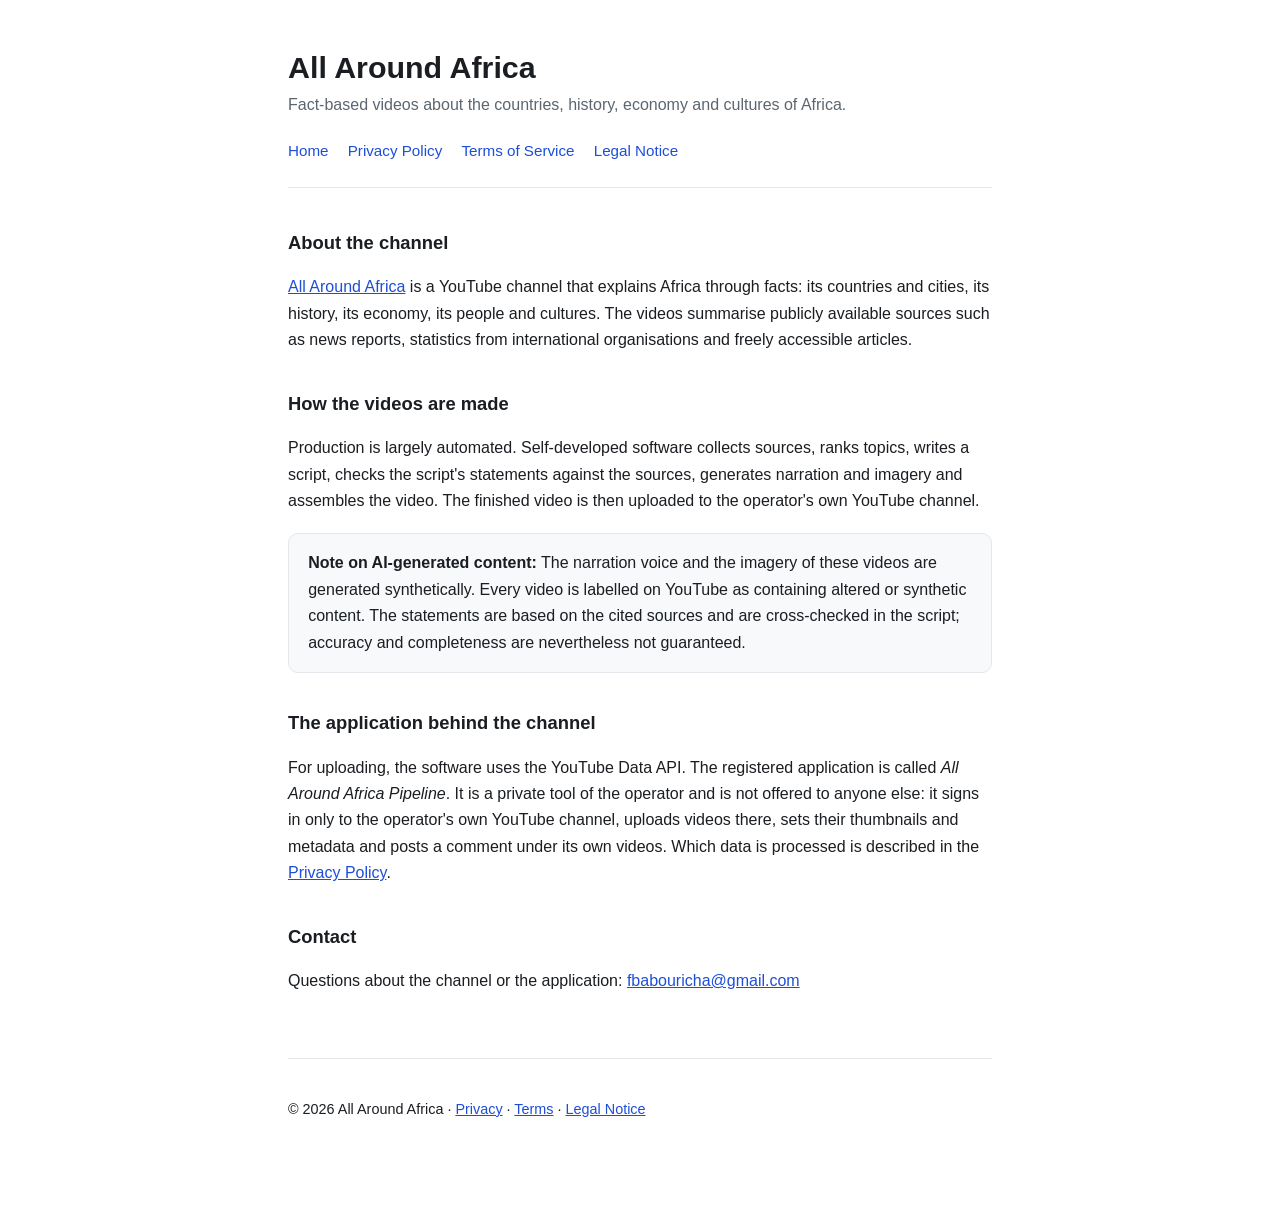
<file: index.html>
<!doctype html>
<html lang="en">
<head>
<meta charset="utf-8">
<meta name="viewport" content="width=device-width, initial-scale=1">
<title>All Around Africa</title>
<meta name="description" content="All Around Africa – fact-based YouTube videos about the countries, history, economy and cultures of Africa.">
<link rel="stylesheet" href="style.css">
</head>
<body>
<div class="wrap">
<header>
  <h1>All Around Africa</h1>
  <p class="lead">Fact-based videos about the countries, history, economy and cultures of Africa.</p>
  <nav>
    <a href="index.html">Home</a>
    <a href="privacy.html">Privacy Policy</a>
    <a href="terms.html">Terms of Service</a>
    <a href="impressum.html">Legal Notice</a>
  </nav>
</header>

<h2>About the channel</h2>
<p>
  <a href="https://www.youtube.com/@allaroundafrica_official" rel="noopener">All Around Africa</a>
  is a YouTube channel that explains Africa through facts: its countries and cities, its
  history, its economy, its people and cultures. The videos summarise publicly available
  sources such as news reports, statistics from international organisations and freely
  accessible articles.
</p>

<h2>How the videos are made</h2>
<p>
  Production is largely automated. Self-developed software collects sources, ranks topics,
  writes a script, checks the script's statements against the sources, generates narration
  and imagery and assembles the video. The finished video is then uploaded to the operator's
  own YouTube channel.
</p>
<div class="card">
  <strong>Note on AI-generated content:</strong> The narration voice and the imagery of these
  videos are generated synthetically. Every video is labelled on YouTube as containing altered
  or synthetic content. The statements are based on the cited sources and are cross-checked in
  the script; accuracy and completeness are nevertheless not guaranteed.
</div>

<h2>The application behind the channel</h2>
<p>
  For uploading, the software uses the YouTube Data API. The registered application is called
  <em>All Around Africa Pipeline</em>. It is a private tool of the operator and is not offered
  to anyone else: it signs in only to the operator's own YouTube channel, uploads videos there,
  sets their thumbnails and metadata and posts a comment under its own videos. Which data is
  processed is described in the <a href="privacy.html">Privacy Policy</a>.
</p>

<h2>Contact</h2>
<p>Questions about the channel or the application: <a href="mailto:fbabouricha@gmail.com">fbabouricha@gmail.com</a></p>

<footer>
  <p>© 2026 All Around Africa ·
    <a href="privacy.html">Privacy</a> ·
    <a href="terms.html">Terms</a> ·
    <a href="impressum.html">Legal Notice</a>
  </p>
</footer>
</div>
</body>
</html>
</file>
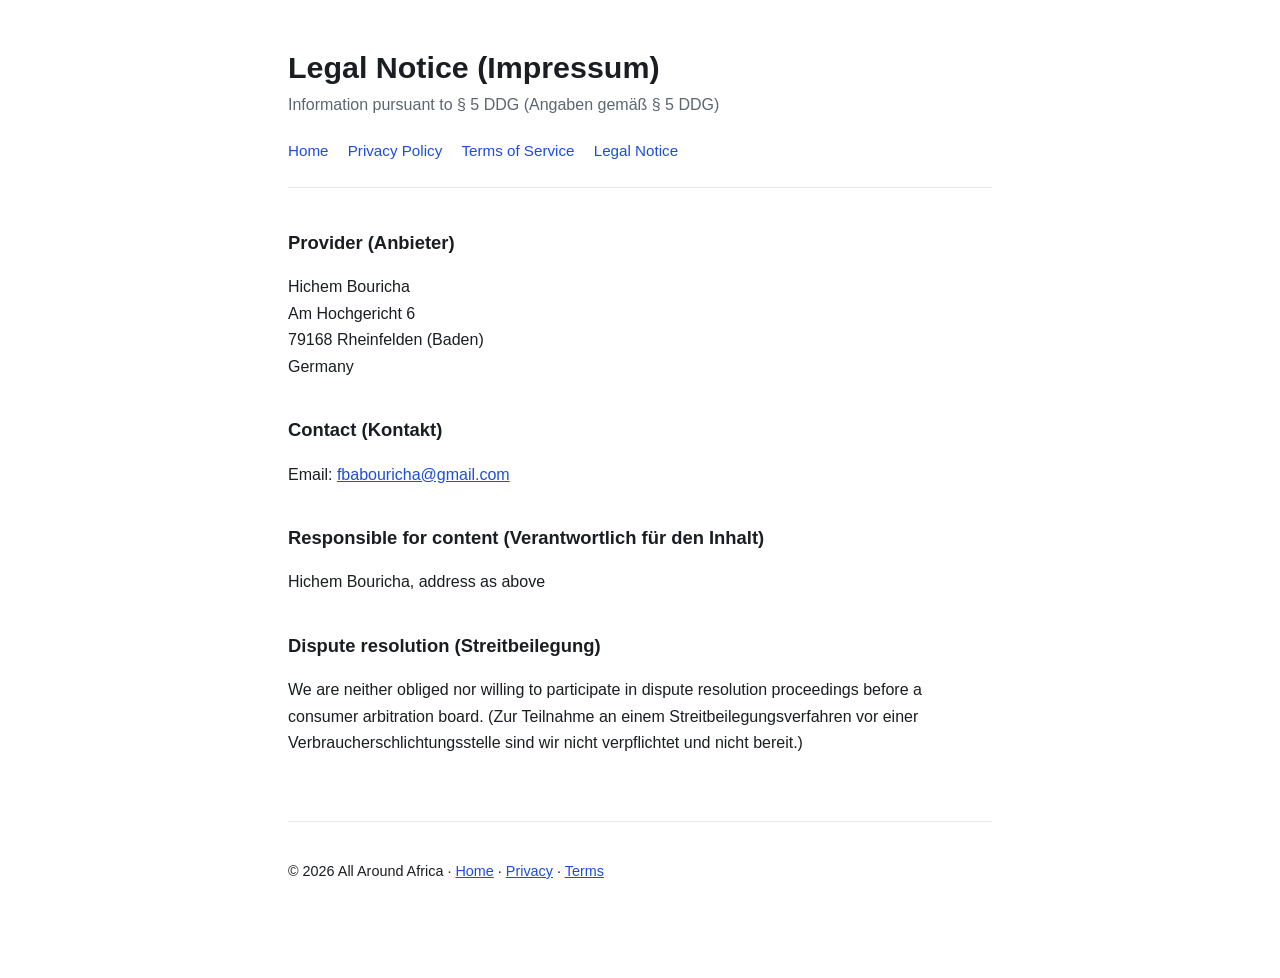
<file: impressum.html>
<!doctype html>
<html lang="en">
<head>
<meta charset="utf-8">
<meta name="viewport" content="width=device-width, initial-scale=1">
<title>Legal Notice (Impressum) – All Around Africa</title>
<meta name="description" content="Legal notice (Impressum) for All Around Africa.">
<link rel="stylesheet" href="style.css">
</head>
<body>
<div class="wrap">
<header>
  <h1>Legal Notice (Impressum)</h1>
  <p class="lead">Information pursuant to § 5 DDG (Angaben gemäß § 5 DDG)</p>
  <nav>
    <a href="index.html">Home</a>
    <a href="privacy.html">Privacy Policy</a>
    <a href="terms.html">Terms of Service</a>
    <a href="impressum.html">Legal Notice</a>
  </nav>
</header>

<h2>Provider (Anbieter)</h2>
<p>
  Hichem Bouricha<br>
  Am Hochgericht 6<br>
  79168 Rheinfelden (Baden)<br>
  Germany
</p>

<h2>Contact (Kontakt)</h2>
<p>Email: <a href="mailto:fbabouricha@gmail.com">fbabouricha@gmail.com</a></p>

<h2>Responsible for content (Verantwortlich für den Inhalt)</h2>
<p>Hichem Bouricha, address as above</p>

<h2>Dispute resolution (Streitbeilegung)</h2>
<p>
  We are neither obliged nor willing to participate in dispute resolution proceedings before a
  consumer arbitration board. (Zur Teilnahme an einem Streitbeilegungsverfahren vor einer
  Verbraucherschlichtungsstelle sind wir nicht verpflichtet und nicht bereit.)
</p>

<footer>
  <p>© 2026 All Around Africa ·
    <a href="index.html">Home</a> ·
    <a href="privacy.html">Privacy</a> ·
    <a href="terms.html">Terms</a>
  </p>
</footer>
</div>
</body>
</html>
</file>
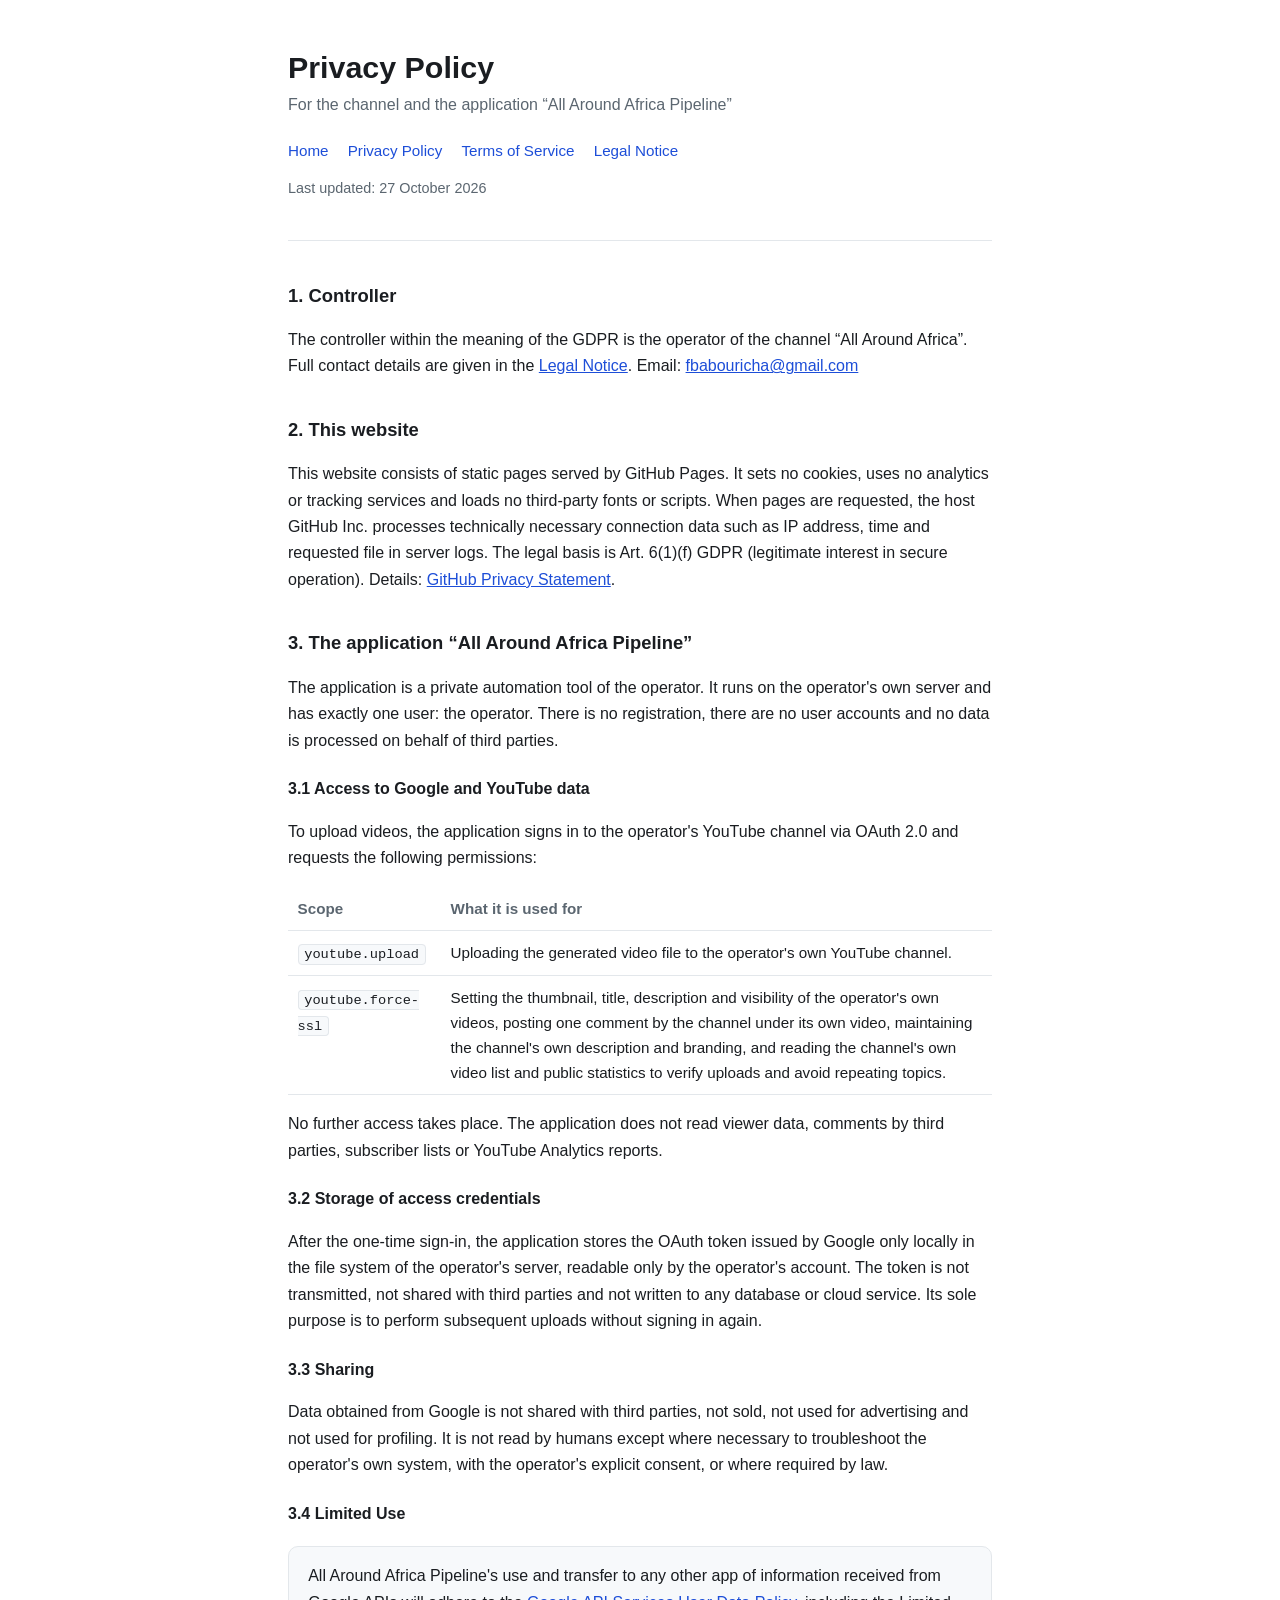
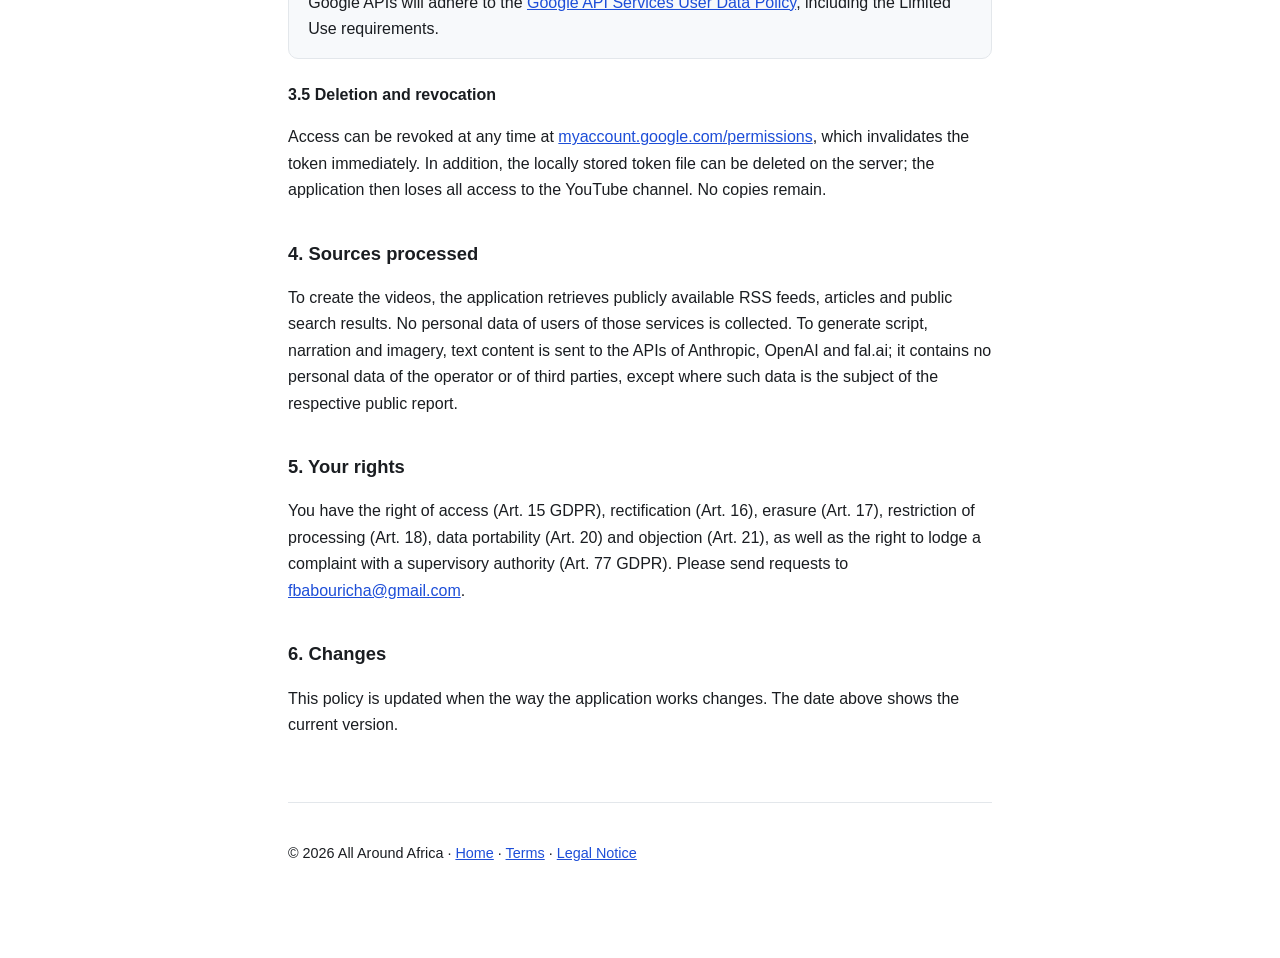
<file: privacy.html>
<!doctype html>
<html lang="en">
<head>
<meta charset="utf-8">
<meta name="viewport" content="width=device-width, initial-scale=1">
<title>Privacy Policy – All Around Africa</title>
<meta name="description" content="Privacy policy of the All Around Africa Pipeline application, including its use of Google user data.">
<link rel="stylesheet" href="style.css">
</head>
<body>
<div class="wrap">
<header>
  <h1>Privacy Policy</h1>
  <p class="lead">For the channel and the application “All Around Africa Pipeline”</p>
  <nav>
    <a href="index.html">Home</a>
    <a href="privacy.html">Privacy Policy</a>
    <a href="terms.html">Terms of Service</a>
    <a href="impressum.html">Legal Notice</a>
  </nav>
  <p class="stamp">Last updated: 27 October 2026</p>
</header>

<h2>1. Controller</h2>
<p>
  The controller within the meaning of the GDPR is the operator of the channel
  “All Around Africa”. Full contact details are given in the <a href="impressum.html">Legal Notice</a>.
  Email: <a href="mailto:fbabouricha@gmail.com">fbabouricha@gmail.com</a>
</p>

<h2>2. This website</h2>
<p>
  This website consists of static pages served by GitHub Pages. It sets no cookies, uses no
  analytics or tracking services and loads no third-party fonts or scripts. When pages are
  requested, the host GitHub Inc. processes technically necessary connection data such as IP
  address, time and requested file in server logs. The legal basis is Art. 6(1)(f) GDPR
  (legitimate interest in secure operation). Details:
  <a href="https://docs.github.com/site-policy/privacy-policies/github-privacy-statement" rel="noopener">GitHub Privacy Statement</a>.
</p>

<h2>3. The application “All Around Africa Pipeline”</h2>
<p>
  The application is a private automation tool of the operator. It runs on the operator's own
  server and has exactly one user: the operator. There is no registration, there are no user
  accounts and no data is processed on behalf of third parties.
</p>

<h3>3.1 Access to Google and YouTube data</h3>
<p>
  To upload videos, the application signs in to the operator's YouTube channel via OAuth 2.0
  and requests the following permissions:
</p>
<table>
  <tr><th>Scope</th><th>What it is used for</th></tr>
  <tr>
    <td><code>youtube.upload</code></td>
    <td>Uploading the generated video file to the operator's own YouTube channel.</td>
  </tr>
  <tr>
    <td><code>youtube.force-ssl</code></td>
    <td>Setting the thumbnail, title, description and visibility of the operator's own videos,
        posting one comment by the channel under its own video, maintaining the channel's own
        description and branding, and reading the channel's own video list and public statistics
        to verify uploads and avoid repeating topics.</td>
  </tr>
</table>
<p>
  No further access takes place. The application does not read viewer data, comments by third
  parties, subscriber lists or YouTube Analytics reports.
</p>

<h3>3.2 Storage of access credentials</h3>
<p>
  After the one-time sign-in, the application stores the OAuth token issued by Google only
  locally in the file system of the operator's server, readable only by the operator's account.
  The token is not transmitted, not shared with third parties and not written to any database or
  cloud service. Its sole purpose is to perform subsequent uploads without signing in again.
</p>

<h3>3.3 Sharing</h3>
<p>
  Data obtained from Google is not shared with third parties, not sold, not used for advertising
  and not used for profiling. It is not read by humans except where necessary to troubleshoot
  the operator's own system, with the operator's explicit consent, or where required by law.
</p>

<h3>3.4 Limited Use</h3>
<div class="card">
  All Around Africa Pipeline's use and transfer to any other app of information received from
  Google APIs will adhere to the
  <a href="https://developers.google.com/terms/api-services-user-data-policy" rel="noopener">Google API Services User Data Policy</a>,
  including the Limited Use requirements.
</div>

<h3>3.5 Deletion and revocation</h3>
<p>
  Access can be revoked at any time at
  <a href="https://myaccount.google.com/permissions" rel="noopener">myaccount.google.com/permissions</a>,
  which invalidates the token immediately. In addition, the locally stored token file can be
  deleted on the server; the application then loses all access to the YouTube channel. No copies
  remain.
</p>

<h2>4. Sources processed</h2>
<p>
  To create the videos, the application retrieves publicly available RSS feeds, articles and
  public search results. No personal data of users of those services is collected. To generate
  script, narration and imagery, text content is sent to the APIs of Anthropic, OpenAI and
  fal.ai; it contains no personal data of the operator or of third parties, except where such
  data is the subject of the respective public report.
</p>

<h2>5. Your rights</h2>
<p>
  You have the right of access (Art. 15 GDPR), rectification (Art. 16), erasure (Art. 17),
  restriction of processing (Art. 18), data portability (Art. 20) and objection (Art. 21), as
  well as the right to lodge a complaint with a supervisory authority (Art. 77 GDPR). Please
  send requests to <a href="mailto:fbabouricha@gmail.com">fbabouricha@gmail.com</a>.
</p>

<h2>6. Changes</h2>
<p>
  This policy is updated when the way the application works changes. The date above shows the
  current version.
</p>

<footer>
  <p>© 2026 All Around Africa ·
    <a href="index.html">Home</a> ·
    <a href="terms.html">Terms</a> ·
    <a href="impressum.html">Legal Notice</a>
  </p>
</footer>
</div>
</body>
</html>
</file>
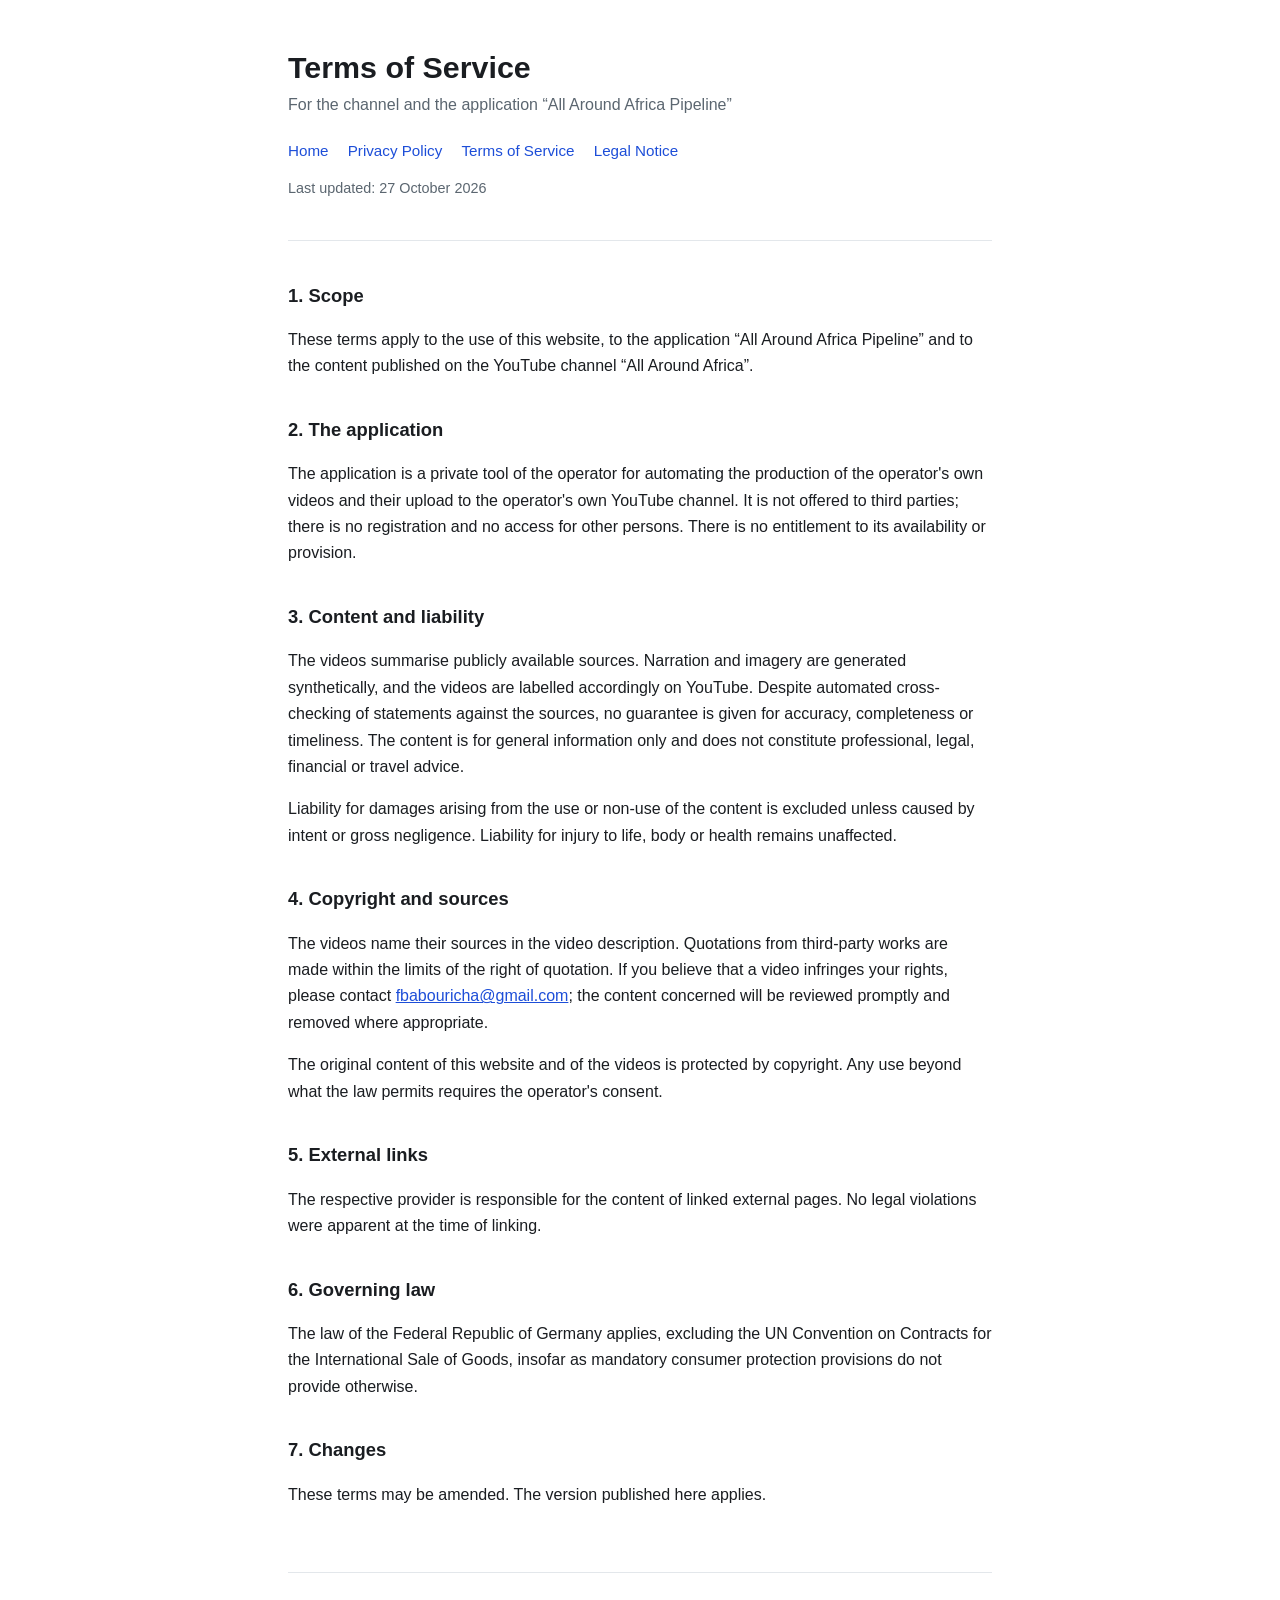
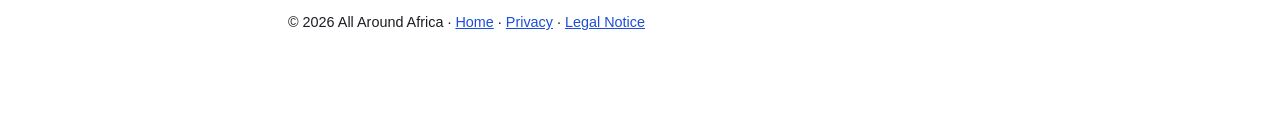
<file: terms.html>
<!doctype html>
<html lang="en">
<head>
<meta charset="utf-8">
<meta name="viewport" content="width=device-width, initial-scale=1">
<title>Terms of Service – All Around Africa</title>
<meta name="description" content="Terms of service for the application and the content of All Around Africa.">
<link rel="stylesheet" href="style.css">
</head>
<body>
<div class="wrap">
<header>
  <h1>Terms of Service</h1>
  <p class="lead">For the channel and the application “All Around Africa Pipeline”</p>
  <nav>
    <a href="index.html">Home</a>
    <a href="privacy.html">Privacy Policy</a>
    <a href="terms.html">Terms of Service</a>
    <a href="impressum.html">Legal Notice</a>
  </nav>
  <p class="stamp">Last updated: 27 October 2026</p>
</header>

<h2>1. Scope</h2>
<p>
  These terms apply to the use of this website, to the application “All Around Africa Pipeline”
  and to the content published on the YouTube channel “All Around Africa”.
</p>

<h2>2. The application</h2>
<p>
  The application is a private tool of the operator for automating the production of the
  operator's own videos and their upload to the operator's own YouTube channel. It is not offered
  to third parties; there is no registration and no access for other persons. There is no
  entitlement to its availability or provision.
</p>

<h2>3. Content and liability</h2>
<p>
  The videos summarise publicly available sources. Narration and imagery are generated
  synthetically, and the videos are labelled accordingly on YouTube. Despite automated
  cross-checking of statements against the sources, no guarantee is given for accuracy,
  completeness or timeliness. The content is for general information only and does not
  constitute professional, legal, financial or travel advice.
</p>
<p>
  Liability for damages arising from the use or non-use of the content is excluded unless caused
  by intent or gross negligence. Liability for injury to life, body or health remains unaffected.
</p>

<h2>4. Copyright and sources</h2>
<p>
  The videos name their sources in the video description. Quotations from third-party works are
  made within the limits of the right of quotation. If you believe that a video infringes your
  rights, please contact <a href="mailto:fbabouricha@gmail.com">fbabouricha@gmail.com</a>; the
  content concerned will be reviewed promptly and removed where appropriate.
</p>
<p>
  The original content of this website and of the videos is protected by copyright. Any use
  beyond what the law permits requires the operator's consent.
</p>

<h2>5. External links</h2>
<p>
  The respective provider is responsible for the content of linked external pages. No legal
  violations were apparent at the time of linking.
</p>

<h2>6. Governing law</h2>
<p>
  The law of the Federal Republic of Germany applies, excluding the UN Convention on Contracts for
  the International Sale of Goods, insofar as mandatory consumer protection provisions do not
  provide otherwise.
</p>

<h2>7. Changes</h2>
<p>These terms may be amended. The version published here applies.</p>

<footer>
  <p>© 2026 All Around Africa ·
    <a href="index.html">Home</a> ·
    <a href="privacy.html">Privacy</a> ·
    <a href="impressum.html">Legal Notice</a>
  </p>
</footer>
</div>
</body>
</html>
</file>
<file: style.css>
:root{
  --bg:#ffffff; --fg:#1a1d21; --muted:#5b6670; --line:#e3e7eb;
  --accent:#1d4ed8; --card:#f7f9fb;
}
@media (prefers-color-scheme: dark){
  :root:not([data-theme="light"]){
    --bg:#14171a; --fg:#e8ebee; --muted:#9aa5ae; --line:#2a3036;
    --accent:#7aa2f7; --card:#1b1f24;
  }
}
*{box-sizing:border-box}
body{
  margin:0; background:var(--bg); color:var(--fg);
  font:16px/1.65 -apple-system,BlinkMacSystemFont,"Segoe UI",Roboto,Helvetica,Arial,sans-serif;
}
.wrap{max-width:46rem; margin:0 auto; padding:3rem 16px 5rem}
header{border-bottom:1px solid var(--line); margin-bottom:2.5rem; padding-bottom:1.5rem}
h1{font-size:1.9rem; line-height:1.25; margin:0 0 .4rem}
h2{font-size:1.15rem; margin:2.2rem 0 .6rem}
h3{font-size:1rem; margin:1.4rem 0 .4rem}
p,li{color:var(--fg)}
.lead{color:var(--muted); margin:0}
nav{margin-top:1.2rem; display:flex; flex-wrap:wrap; gap:1.2rem}
nav a{color:var(--accent); text-decoration:none; font-size:.95rem}
nav a:hover{text-decoration:underline}
a{color:var(--accent)}
.card{background:var(--card); border:1px solid var(--line); border-radius:10px; padding:1rem 1.2rem; margin:1.2rem 0}
code{background:var(--card); border:1px solid var(--line); border-radius:4px; padding:.1rem .35rem; font-size:.9em}
table{border-collapse:collapse; width:100%; margin:1rem 0; font-size:.95rem}
th,td{text-align:left; padding:.55rem .6rem; border-bottom:1px solid var(--line); vertical-align:top}
th{color:var(--muted); font-weight:600}
footer{margin-top:4rem; padding-top:1.5rem; border-top:1px solid var(--line); color:var(--muted); font-size:.9rem}
.stamp{color:var(--muted); font-size:.9rem}
.todo{border-left:3px solid #d97706; padding-left:.8rem; color:var(--muted)}
</file>
